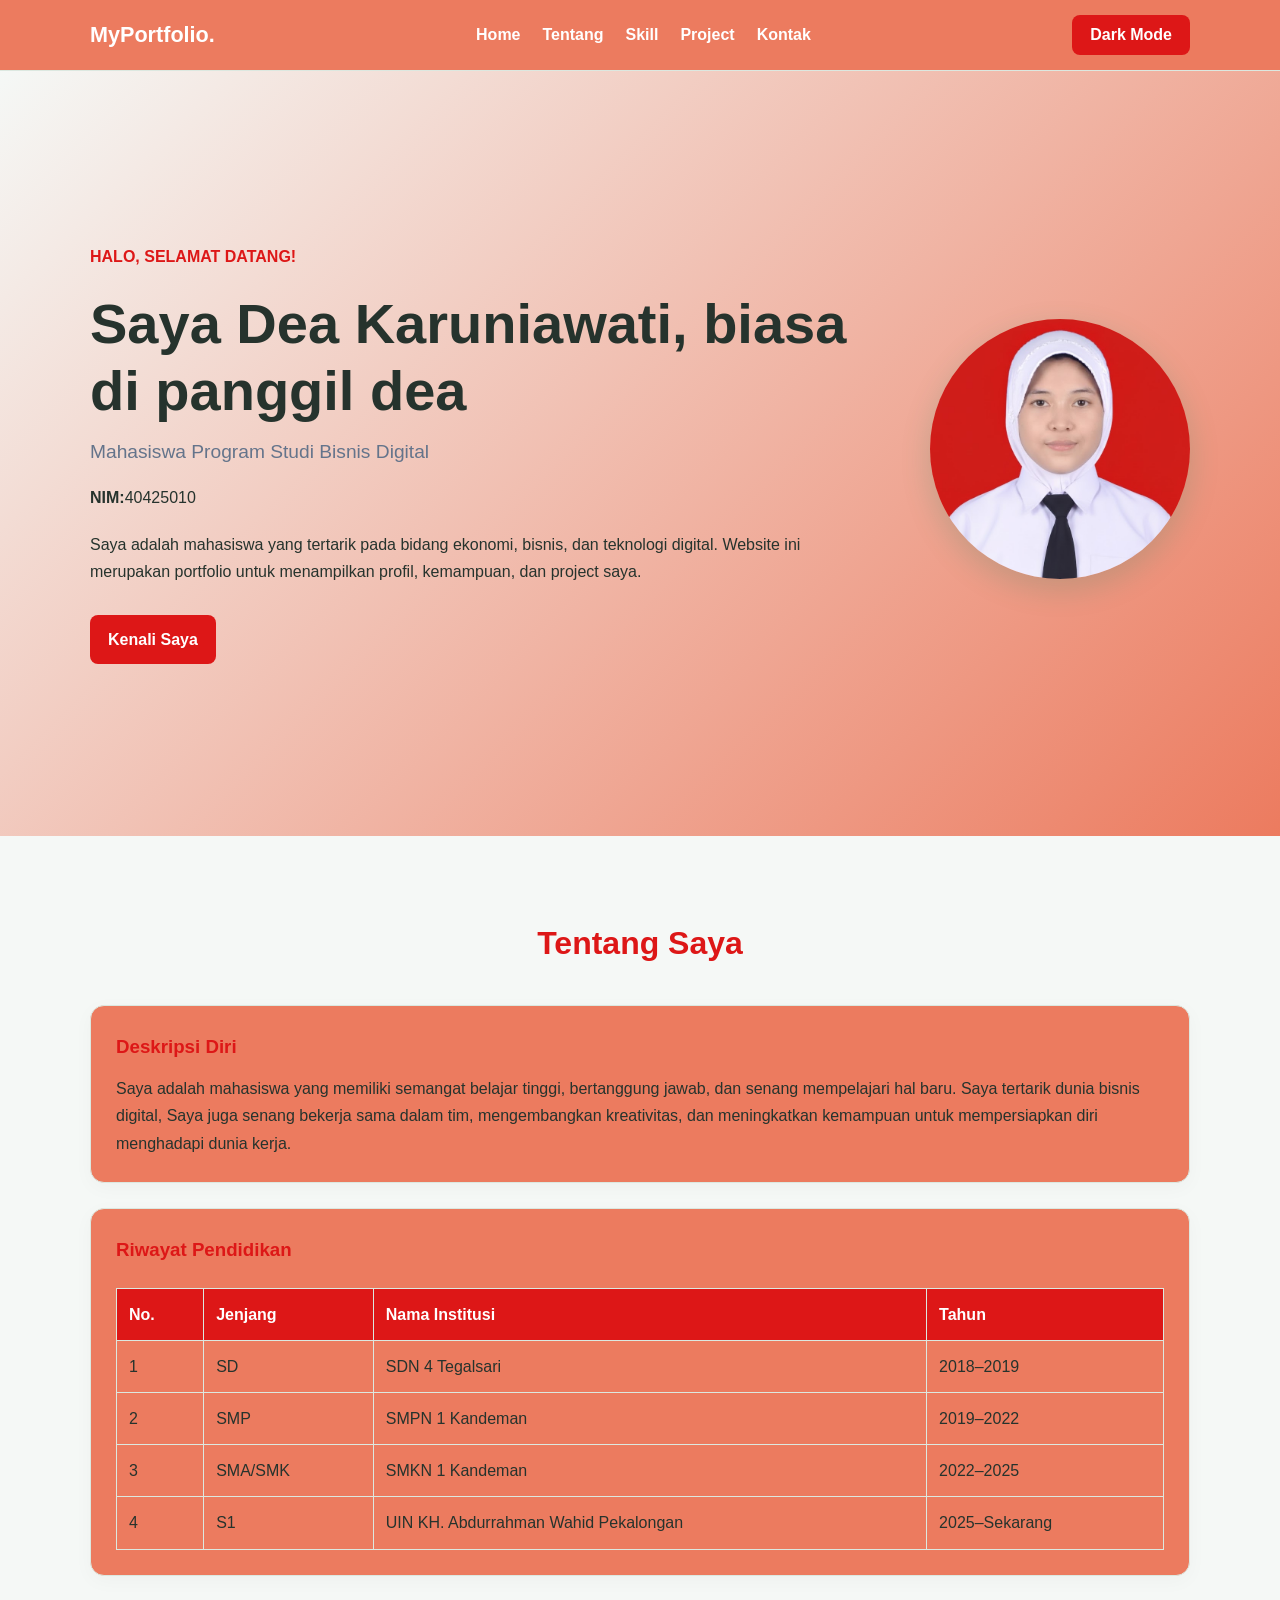
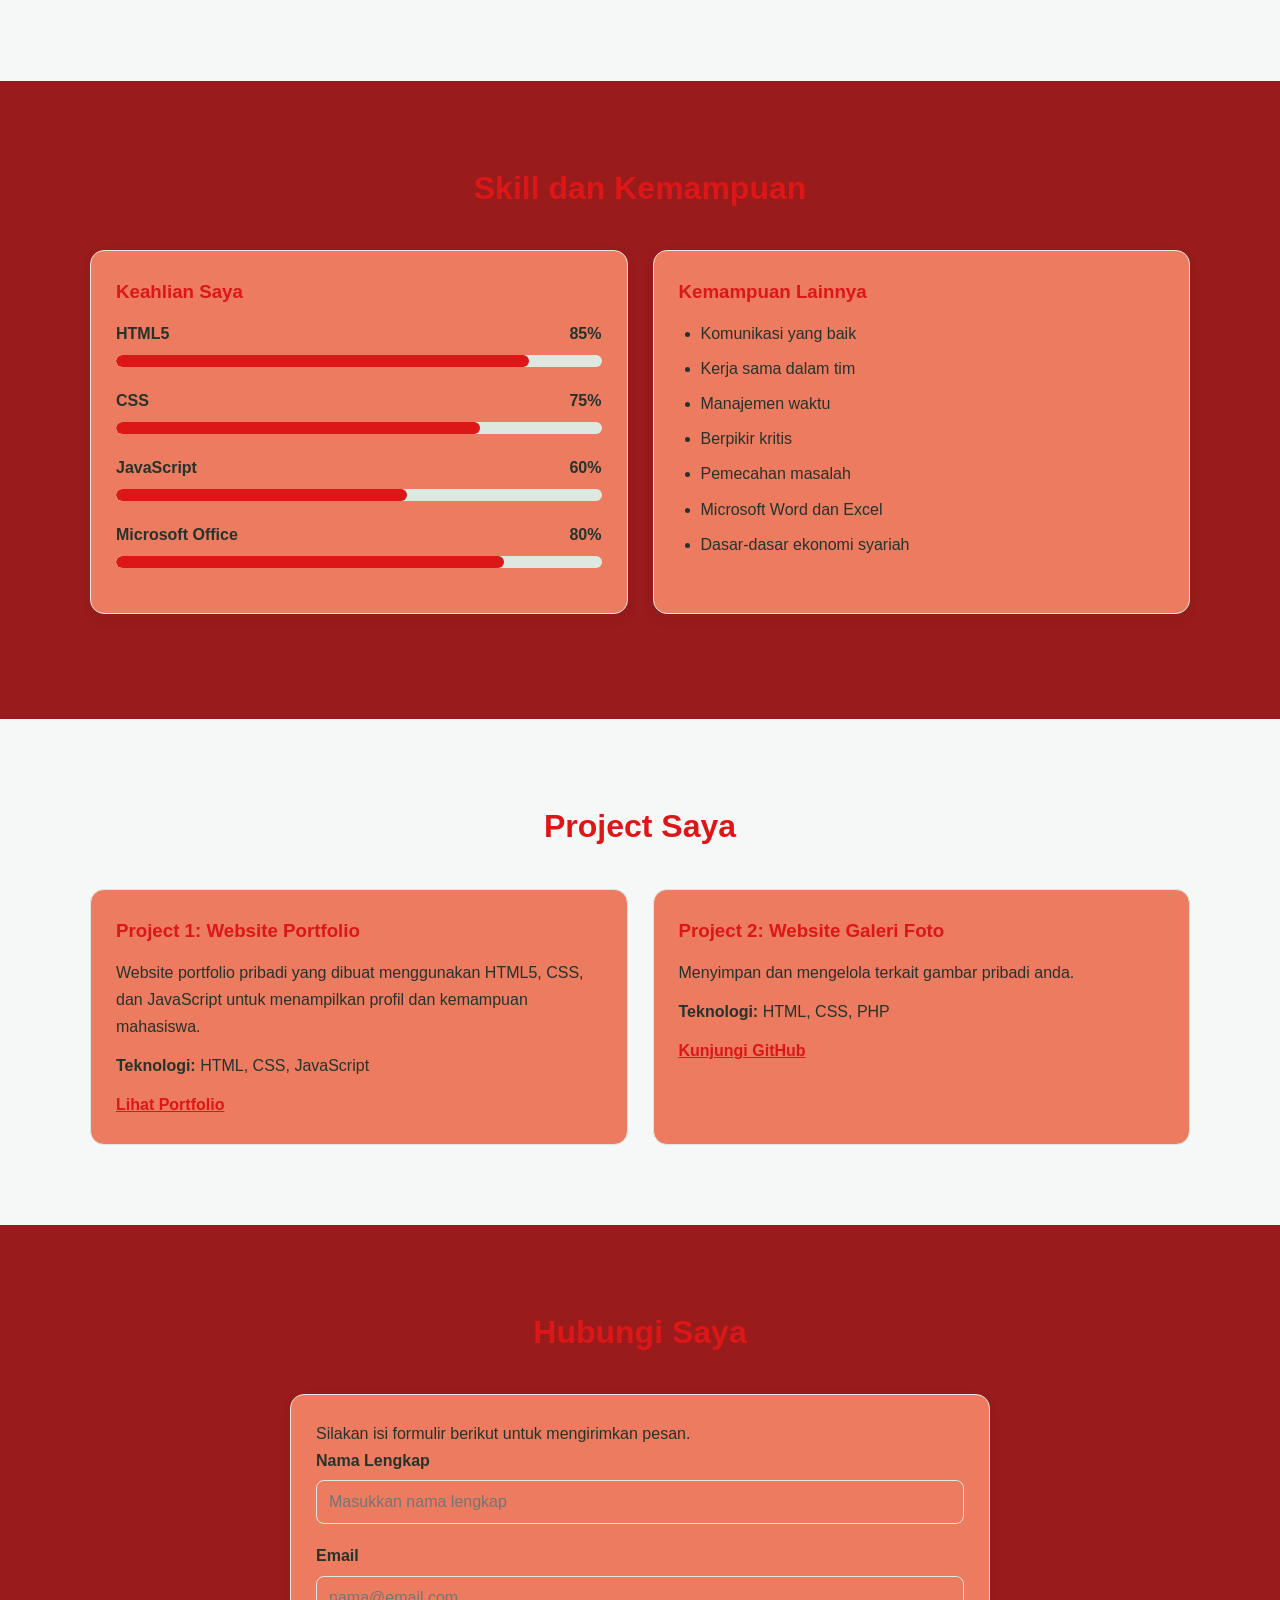
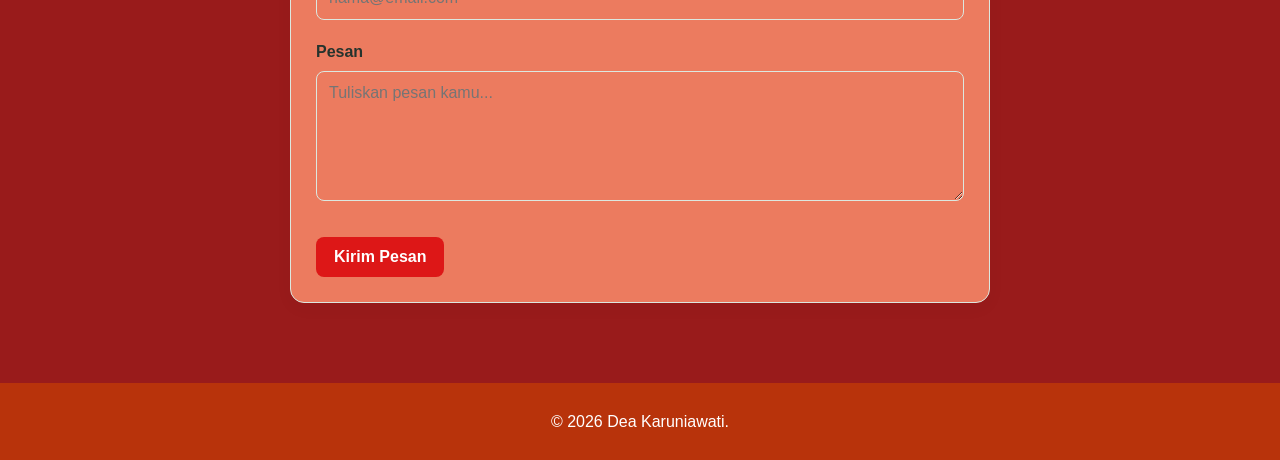
<file: UTS DEA/index.html>
<!DOCTYPE html>
<html lang="id">
<head>
    <meta charset="UTF-8">
    <meta name="viewport" content="width=device-width, initial-scale=1.0">
    <meta name="description" content="Portfolio pribadi mahasiswa">
    <title>Portfolio Mahasiswa</title>

    <!-- Menghubungkan file CSS -->
    <link rel="stylesheet" href="style.css">
</head>
<body>

    <!-- NAVBAR -->
    <header id="navbar">
        <nav class="container nav-container">
            <a href="#home" class="logo">MyPortfolio.</a>

            <ul class="nav-links">
                <li><a href="#home">Home</a></li>
                <li><a href="#tentang">Tentang</a></li>
                <li><a href="#skill">Skill</a></li>
                <li><a href="#project">Project</a></li>
                <li><a href="#kontak">Kontak</a></li>
            </ul>

            <button type="button" id="theme-toggle" class="theme-btn"
                aria-pressed="false">
                Dark Mode
            </button>
        </nav>
    </header>

    <main>

        <!-- HOME -->
        <section id="home">
            <div class="container hero">
                <div class="hero-text">
                    <p class="greeting">HALO, SELAMAT DATANG!</p>

                    <h1>Saya Dea Karuniawati, biasa di panggil dea</h1>

                    <h2>Mahasiswa Program Studi Bisnis Digital</h2>

                    <p><strong>NIM:</strong>40425010</p>

                    <p>
                        Saya adalah mahasiswa yang tertarik pada bidang
                        ekonomi, bisnis, dan teknologi digital. Website
                        ini merupakan portfolio untuk menampilkan profil,
                        kemampuan, dan project saya.
                    </p>

                    <a href="#tentang" class="btn">Kenali Saya</a>
                </div>

                <div>
                    <img
                        src="WhatsApp Image 2026-10-26 at 11.12.30 AM.jpeg"
                        alt="Foto profil mahasiswa"
                        class="profile-img"
                    >
                </div>
            </div>
        </section>

        <!-- TENTANG -->
        <section id="tentang">
            <div class="container">
                <h2 class="section-title">Tentang Saya</h2>

                <article class="card">
                    <h3>Deskripsi Diri</h3>

                    <p>
                        Saya adalah mahasiswa yang memiliki semangat belajar
                        tinggi, bertanggung jawab, dan senang mempelajari
                        hal baru. Saya tertarik dunia bisnis digital, Saya juga
                        senang bekerja sama dalam tim, mengembangkan
                        kreativitas, dan meningkatkan kemampuan untuk
                        mempersiapkan diri menghadapi dunia kerja.
                    </p>
                </article>

                <article class="card">
                    <h3>Riwayat Pendidikan</h3>

                    <div class="table-wrapper">
                        <table>
                            <thead>
                                <tr>
                                    <th>No.</th>
                                    <th>Jenjang</th>
                                    <th>Nama Institusi</th>
                                    <th>Tahun</th>
                                </tr>
                            </thead>

                            <tbody>
                                <tr>
                                    <td>1</td>
                                    <td>SD</td>
                                    <td>SDN 4 Tegalsari</td>
                                    <td>2018–2019</td>
                                </tr>
                                <tr>
                                    <td>2</td>
                                    <td>SMP</td>
                                    <td>SMPN 1 Kandeman</td>
                                    <td>2019–2022</td>
                                </tr>
                                <tr>
                                    <td>3</td>
                                    <td>SMA/SMK</td>
                                    <td>SMKN 1 Kandeman</td>
                                    <td>2022–2025</td>
                                </tr>
                                <tr>
                                    <td>4</td>
                                    <td>S1</td>
                                    <td>UIN KH. Abdurrahman Wahid Pekalongan</td>
                                    <td>2025–Sekarang</td>
                                </tr>
                            </tbody>
                        </table>
                    </div>
                </article>
            </div>
        </section>

        <!-- SKILL -->
        <section id="skill">
            <div class="container">
                <h2 class="section-title">Skill dan Kemampuan</h2>

                <div class="skills-container">
                    <div class="card">
                        <h3>Keahlian Saya</h3>

                        <div class="skill-item">
                            <div class="skill-info">
                                <span>HTML5</span>
                                <span>85%</span>
                            </div>
                            <div class="progress-bar">
                                <div class="progress" style="--level: 85%"></div>
                            </div>
                        </div>

                        <div class="skill-item">
                            <div class="skill-info">
                                <span>CSS</span>
                                <span>75%</span>
                            </div>
                            <div class="progress-bar">
                                <div class="progress" style="--level: 75%"></div>
                            </div>
                        </div>

                        <div class="skill-item">
                            <div class="skill-info">
                                <span>JavaScript</span>
                                <span>60%</span>
                            </div>
                            <div class="progress-bar">
                                <div class="progress" style="--level: 60%"></div>
                            </div>
                        </div>

                        <div class="skill-item">
                            <div class="skill-info">
                                <span>Microsoft Office</span>
                                <span>80%</span>
                            </div>
                            <div class="progress-bar">
                                <div class="progress" style="--level: 80%"></div>
                            </div>
                        </div>
                    </div>

                    <div class="card">
                        <h3>Kemampuan Lainnya</h3>

                        <ul class="skill-list">
                            <li>Komunikasi yang baik</li>
                            <li>Kerja sama dalam tim</li>
                            <li>Manajemen waktu</li>
                            <li>Berpikir kritis</li>
                            <li>Pemecahan masalah</li>
                            <li>Microsoft Word dan Excel</li>
                            <li>Dasar-dasar ekonomi syariah</li>
                        </ul>
                    </div>
                </div>
            </div>
        </section>

        <!-- PROJECT -->
        <section id="project">
            <div class="container">
                <h2 class="section-title">Project Saya</h2>

                <div class="project-container">
                    <article class="project-card">
                        <h3>Project 1: Website Portfolio</h3>

                        <p>
                            Website portfolio pribadi yang dibuat
                            menggunakan HTML5, CSS, dan JavaScript untuk
                            menampilkan profil dan kemampuan mahasiswa.
                        </p>

                        <p><strong>Teknologi:</strong> HTML, CSS, JavaScript</p>

                        <a href="#home" class="project-link">
                            Lihat Portfolio
                        </a>
                    </article>

                    <article class="project-card">
                        <h3>Project 2: Website Galeri Foto</h3>

                        <p>
                           Menyimpan dan mengelola terkait gambar pribadi anda.
                        </p>

                        <p><strong>Teknologi:</strong> HTML, CSS, PHP</p>

                        <a
                            href="https://github.com/DeaKaruniawati?tab=repositories/"
                            class="project-link"
                        >
                            Kunjungi GitHub
                        </a>
                    </article>
                </div>
            </div>
        </section>

        <!-- KONTAK -->
        <section id="kontak">
            <div class="container">
                <h2 class="section-title">Hubungi Saya</h2>

                <div class="contact-wrapper card">
                    <p>
                        Silakan isi formulir berikut untuk mengirimkan pesan.
                    </p>

                    <form id="contact-form" novalidate>
                        <div class="form-group">
                            <label for="nama">Nama Lengkap</label>
                            <input
                                type="text"
                                id="nama"
                                name="nama"
                                placeholder="Masukkan nama lengkap"
                                autocomplete="name"
                                required
                            >
                        </div>

                        <div class="form-group">
                            <label for="email">Email</label>
                            <input
                                type="email"
                                id="email"
                                name="email"
                                placeholder="nama@email.com"
                                autocomplete="email"
                                required
                            >
                        </div>

                        <div class="form-group">
                            <label for="pesan">Pesan</label>
                            <textarea
                                id="pesan"
                                name="pesan"
                                placeholder="Tuliskan pesan kamu..."
                                required
                            ></textarea>
                        </div>

                        <button type="submit" class="btn">
                            Kirim Pesan
                        </button>
                    </form>

                    <div id="form-message" role="status" aria-live="polite"></div>
                </div>
            </div>
        </section>

    </main>

    <!-- FOOTER -->
    <footer>
        <p>
            &copy; <span id="year"></span>
           Dea Karuniawati.
        </p>
    </footer>

    <script src="script.js"></script>
</body>
</html>
</file>
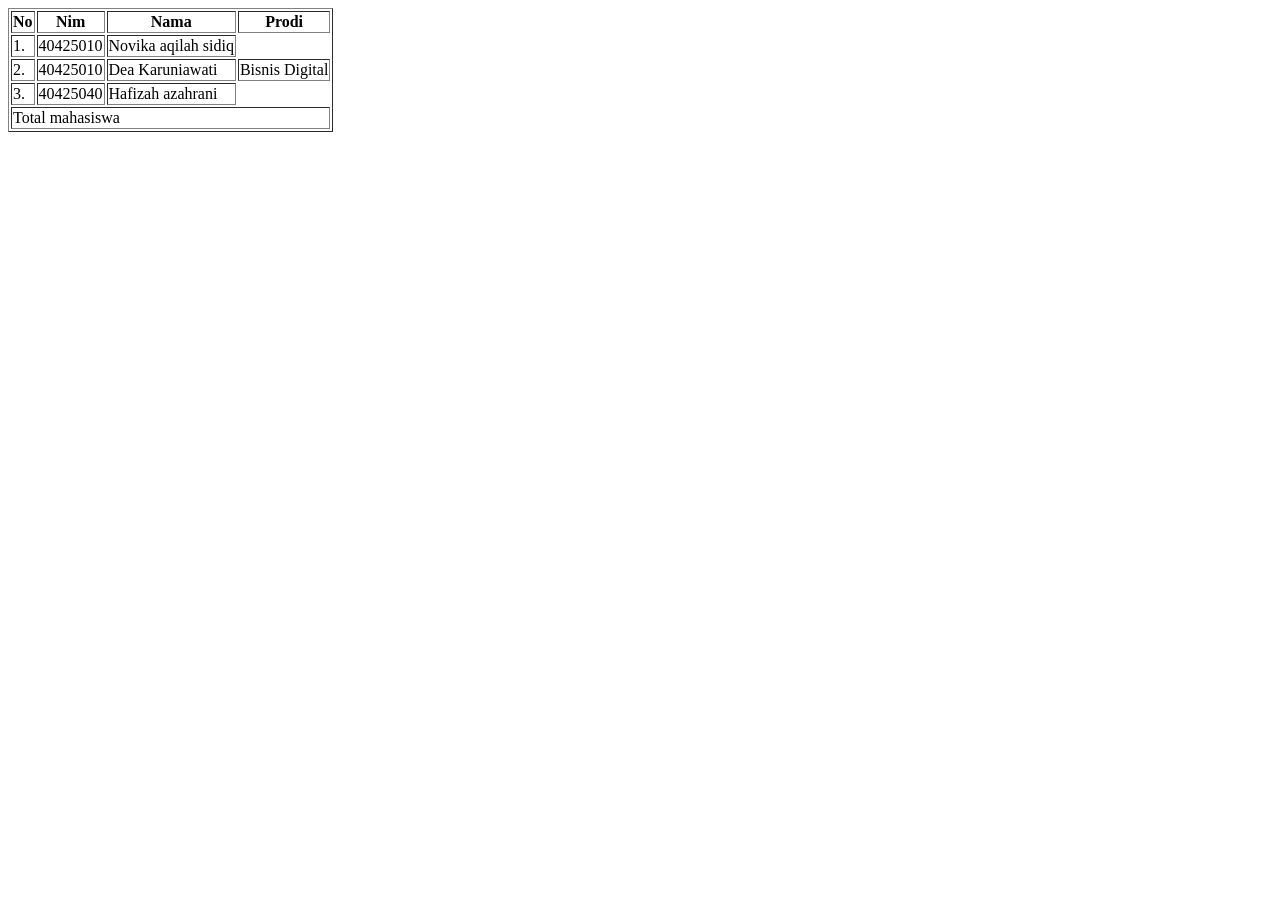
<file: latihan1.html>
<!doctype html>
<html lang="en">
  <head>
    <meta charset="UTF-8" />
    <meta name="viewport" content="width=device-width, initial-scale=1.0" />
    <link href="css" />
    <title>pertemuan 3</title>
  </head>
  <body>
    <!-- latihan1
    <h1><mark>Ini heading level 1</h1></mark>
    <h2>Ini heading level 2</h2>
    <h3>Ini heading level 3</h3>
    <h4>Ini heading level 4</h4>
    <h5>Ini heading level 5</h5>
    <h6>Ini heading level 6</h6> -->

    <!-- latihan2
    <h2> Selamat datang di HTML 5 </h2> 
    <h2> Title ini digunakan untuk judul header web </h2>
     <h2> <b> adalah tulisan tebal </b></h2>
       <p> <i> adalah tulisan miring </i> </p>
        <h2> <u> adalah tulisan garis bawah </u> </h2> -->

    <!-- latihan3 ordered list
    <h3>Unordered List</h3>
    <ul type="circle">
      <li>Jurusan Akuntansi</li>
      <li>Jurusan Mesin</li>
      <li>Jurusan Bisnis</li>
      <li>Jurusan Elektro</li>
    </ul>

     <ul type="square">
      <li>Jurusan Akuntansi</li>
      <li>Jurusan Mesin</li>
      <li>Jurusan Bisnis</li>
      <li>Jurusan Elektro</li>
    </ul>

     <ol type="a">
      <li>Jurusan Akuntansi</li>
      <li>Jurusan Mesin</li>
      <li>Jurusan Bisnis</li>
      <li>Jurusan Elektro</li>
    </ol> -->

    <!-- latihan 4 -->
    <table border="1">
      <tr>
        <th>No</th>
        <th>Nim</th>
        <th>Nama</th>
        <th>Prodi</th>
      </tr>

      <tr>
        <td>1.</td>
        <td>40425010</td>
        <td>Novika aqilah sidiq</td>
        <!-- <td>Peternakan</td> -->
      </tr>
      <tr>
        <td>2.</td>
        <td>40425010</td>
        <td>Dea Karuniawati</td>
        <td>Bisnis Digital</td>
        <!-- <td>perlindungan</td> -->
      </tr>

      <tr>
        <td>3.</td>
        <td>40425040</td>
        <td>Hafizah azahrani</td>
        <!-- <td>Perikanan</td> -->
      </tr>
      <tr>
        <td colspan="4">Total mahasiswa</td>
      </tr>
    </table>
  </body>
</html>
</file>
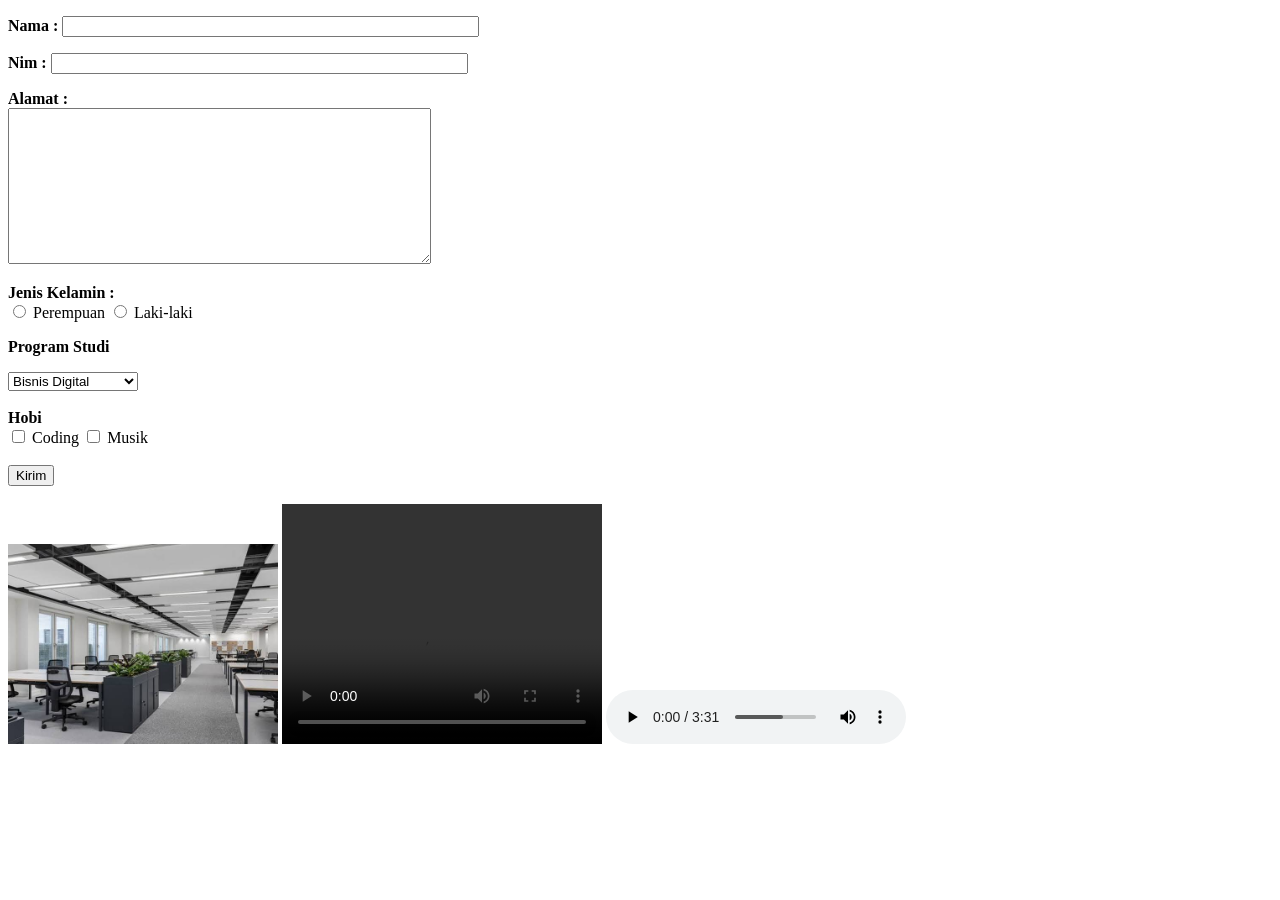
<file: latihan2.html>
<!DOCTYPE html>
<html lang="en">
<head>
    <meta charset="UTF-8">
    <meta name="viewport" content="width=device-width, initial-scale=1.0">
    <title>Pertemuan 4</title>

</head>
<body>
    <form actions=""> <b>
       <p>Nama : <input type="text" name="name" size="50"> </p>
        <p>Nim : <input type="text" name="nim" size="50"> </p>
        <p> Alamat : <br>
            <textarea cols="50" rows="10" name="alamat" ></textarea> </p> </b>
         <p> <b>Jenis Kelamin : </b> <br>
           <input type="radio" name="jenis kelamin" value="Perempuan"> Perempuan
            <input type="radio" name="jenis kelamin" value="Laki-laki"> Laki-laki </p>
        <p><b>Program Studi</b></p>
        <select name="prodi">
            <option value="bd">Bisnis Digital</option>
            <option value="ekos">Ekonomi Syariah</option>
            <option value="akuntan">Akuntansi Syariah</option>
             </select><br> <br>
        <b>Hobi</b> <br>
            <input type="checkbox" name="hobi"> Coding
              <input type="checkbox" name="hobi2"> Musik <br> <br>
        <button type="submit">Kirim</button> 
    </form>
    <br>
      <img src="images.jpg" widht="200" height="200" alt="gambar kantor"> 
      <video width="320" height="240" controls>
      <source src="Pengajian Kampung - Profile 1 - Microsoft​ Edge 2023-12-05 09-55-18.mp4" type="video/mp4"> </video>
      <audio controls> 
        <source src="TULUS - Teh Hijau (Official Lyric Video) - (64 Kbps) (2).mp3" type="audio/mpeg"> </audio>
</body>
</htm
</file>
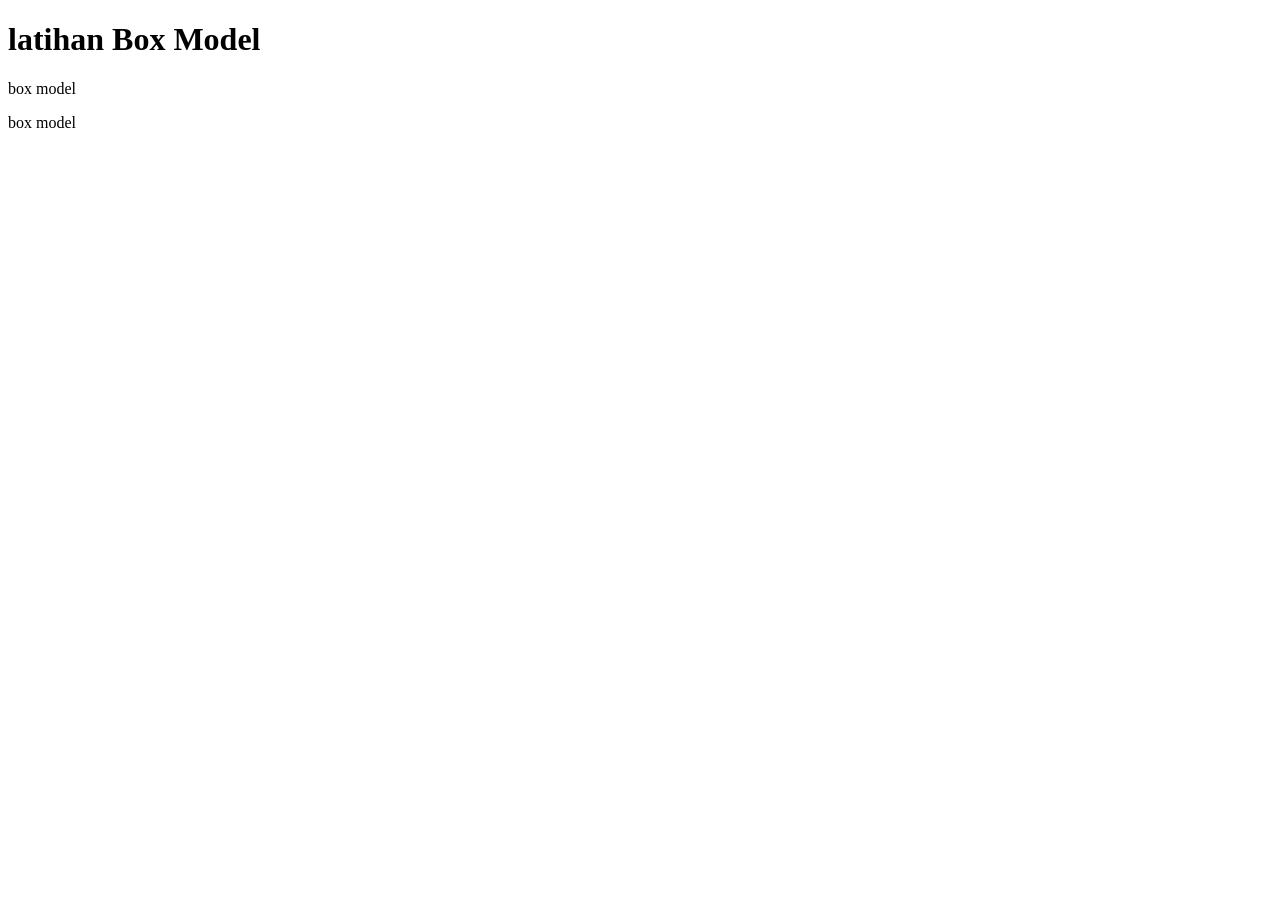
<file: latihan3.html>
<!DOCTYPE html>
<html lang="en">
<head>
    <meta charset="UTF-8">
    <meta name="viewport" content="width=device-width, initial-scale=1.0">
    <title>Pertemuan 5 css</title>
    <!-- <link href="style.css" rel="stylesheet" > -->
    <!-- <style type="text/css">
        h1 {
            text-align: center;
            color:blueviolet;
        }
        p {
            color: blue;
            font-size: larger;
        }
    </style> -->
</head>
<body>
    <h1> latihan Box Model </h1>
    <p class="box">
        box model
    </p>

    <p class="box">
        box model
    </p>

    <!-- <h1>Latihan css Internal</h1>
    <h2>Ini cara menggunakan CSS dengan Internal Style</h2>
    <p>Lorem ipsum, dolor sit amet consectetur adipisicing
         elit. Facere, explicabo. Inventore autem explicabo ea nobis aspernatur
          nemo quidem quisquam quas, saepe hic nulla omnis, neque delectus doloremque ut maxime corrupti?</p>
    <div class="tanya">
        halo saya dea mau kemana
        Lorem ipsum dolor sit amet consectetur adipisicing elit. Provident ad ex culpa recusandae qui, sunt distinctio neque, porro voluptatibus eos voluptatem assumenda aut repudiandae impedit deserunt incidunt vero vitae perferendis?
    </div>
    <p class="satu">
        Lorem ipsum, dolor sit amet consectetur adipisicing elit. Accusamus hic porro cum facilis, rerum ex ut similique in nesciunt eos qui quisquam, maxime nemo laudantium maiores excepturi? Rem, earum magnam.
    </p>

     <p id="satu">
        Lorem ipsum, dolor sit amet consectetur adipisicing elit. Accusamus hic porro cum facilis, rerum ex ut similique in nesciunt eos qui quisquam, maxime nemo laudantium maiores excepturi? Rem, earum magnam.
    </p> -->

    <!-- Inline -->
    <!-- <h1 style="color:blue ; text-align:center; background-color: rgb(28, 241, 231);">latihan CSS</h1>
    <h2 style="color:green">Manipulasi Text</h2>
    <p style="color: brown; text-align:center;">Lorem ipsum dolor sit amet consectetur adipisicing elit. 
        Corporis reprehenderit voluptatem, iure quidem numquam quas nobis nam illum voluptate quam, 
        ipsam voluptatum architecto veritatis id dicta? Reiciendis debitis quidem tenetur.</p>
    <p style="text-align: right;">Lorem ipsum dolor sit amet consectetur adipisicing elit. 
        Corporis reprehenderit voluptatem, iure quidem numquam quas nobis nam illum voluptate quam, 
        ipsam voluptatum architecto veritatis id dicta? Reiciendis debitis quidem tenetur.</p>
    <p style="text-align:left">Lorem ipsum dolor sit amet consectetur adipisicing elit. 
        Corporis reprehenderit voluptatem, iure quidem numquam quas nobis nam illum voluptate quam, 
        ipsam voluptatum architecto veritatis id dicta? Reiciendis debitis quidem tenetur.</p> -->
</body>
</html>
</file>
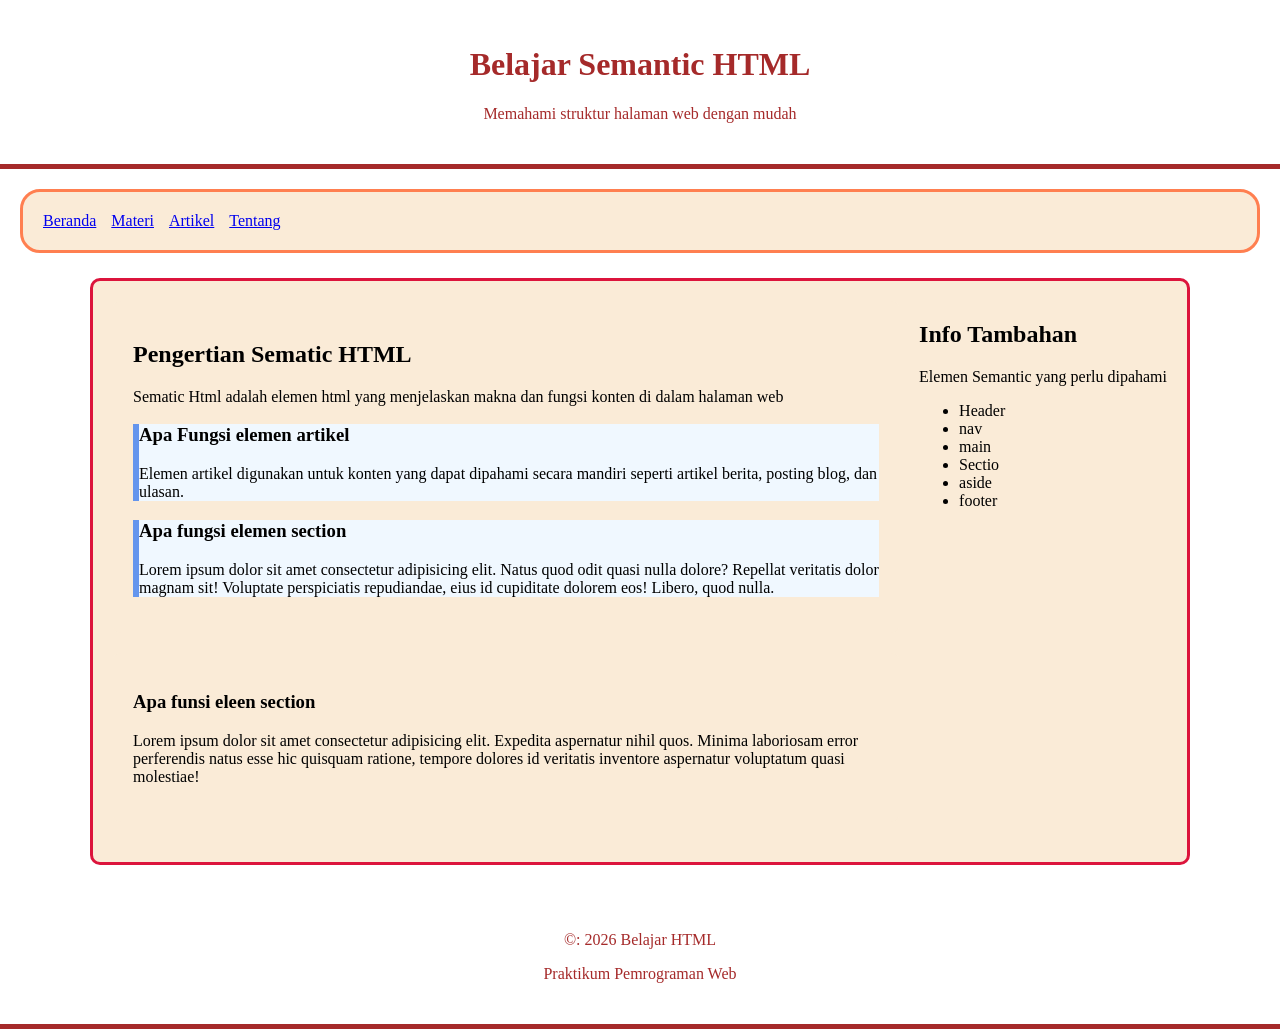
<file: latihan4.html>
<!DOCTYPE html>
<html lang="en">
<head>
    <meta charset="UTF-8">
    <meta name="viewport" content="width=device-width, initial-scale=1.0">
    <title>Document</title>
    <link href="style1.css" rel="stylesheet"/>
</head>
<body>
    <!-- //card
    <h1>Praktikum CSS Flexbox</h1>
    <div class="container"> 
        <div class="item">kotak 1</div>
         <div class="item">kotak 2</div>
          <div class="item">kotak 3</div>
    </div>
    <section class="cards">
        <article class="card">
            <h2>HTML</h2>
            <p>Html, digunakan untuk membuat struktur halaman web, paragraf, gambar, dan formulir</p>
             <button>Pelajari HTML</button>
         </article>

          <article class="card">
            <h2>CSS</h2>
            <p>CSS digunakamm untuk mengatur tampilan halam web termasuk warna ukuran, jarak, dan tata letak</p>
             <button>Pelajari CSS</button>
         </article>

          <article class="card">
            <h2>JAVASCRIPT</h2>
            <p>Javascript digunakan untuk menambahkan interaksi pada halaman web seperti tombol, vaalidasi, dan manipulasi dom.</p>
               <button>Pelajari Javascript</button>
         </article>
    </section> -->

    <!-- sematic HTML -->
     <header>
        <h1>Belajar Semantic HTML</h1>
        <p>Memahami struktur halaman web dengan mudah</p>
     </header>

     <nav>
        <a href="beranda">Beranda</a>
         <a href="Materi">Materi</a>
          <a href="Artikel">Artikel</a>
           <a href="Tentang">Tentang</a>
     </nav>


     <main id="beranda">
        <div class="layout">
             <div class="content">
                <section id="materi">
                    <h2>Pengertian Sematic HTML</h2>
                    <p>Sematic Html adalah elemen html yang menjelaskan makna dan fungsi konten di dalam halaman web </p>

                    <article id="artikel">
                        <h3>Apa Fungsi elemen artikel</h3>
                        <p>Elemen artikel digunakan untuk konten yang dapat dipahami secara mandiri seperti artikel berita, posting blog, dan ulasan.</p>
                    </article>
                    <article>
                        <h3>Apa fungsi elemen section</h3>
                        <p>Lorem ipsum dolor sit amet consectetur adipisicing elit. Natus quod odit quasi nulla dolore? Repellat veritatis dolor magnam sit! Voluptate perspiciatis repudiandae, eius id cupiditate dolorem eos! Libero, quod nulla.</p>
                    </article>
                </section>

                <section>
                    <h3>Apa funsi eleen section</h3>
                    <p>Lorem ipsum dolor sit amet consectetur adipisicing elit. Expedita aspernatur nihil quos. Minima laboriosam error perferendis natus esse hic quisquam ratione, tempore dolores id veritatis inventore aspernatur voluptatum quasi molestiae!</p>
                </section>
             </div>


             <aside>
                <h2>Info Tambahan</h2>
                <p>Elemen Semantic yang perlu dipahami</p>
                <ul>
                    <li>Header</li>
                     <li>nav</li>
                      <li>main</li>
                       <li>Sectio</li>
                        <li>aside</li>
                         <li>footer</li>
                </ul>
             </aside>
        </div>   
     </main>

     <footer id="tentang">
        <p>&copy: 2026 Belajar HTML</p>
         <p>Praktikum Pemrograman Web</p>

     </footer>
</body>
</html>
</file>
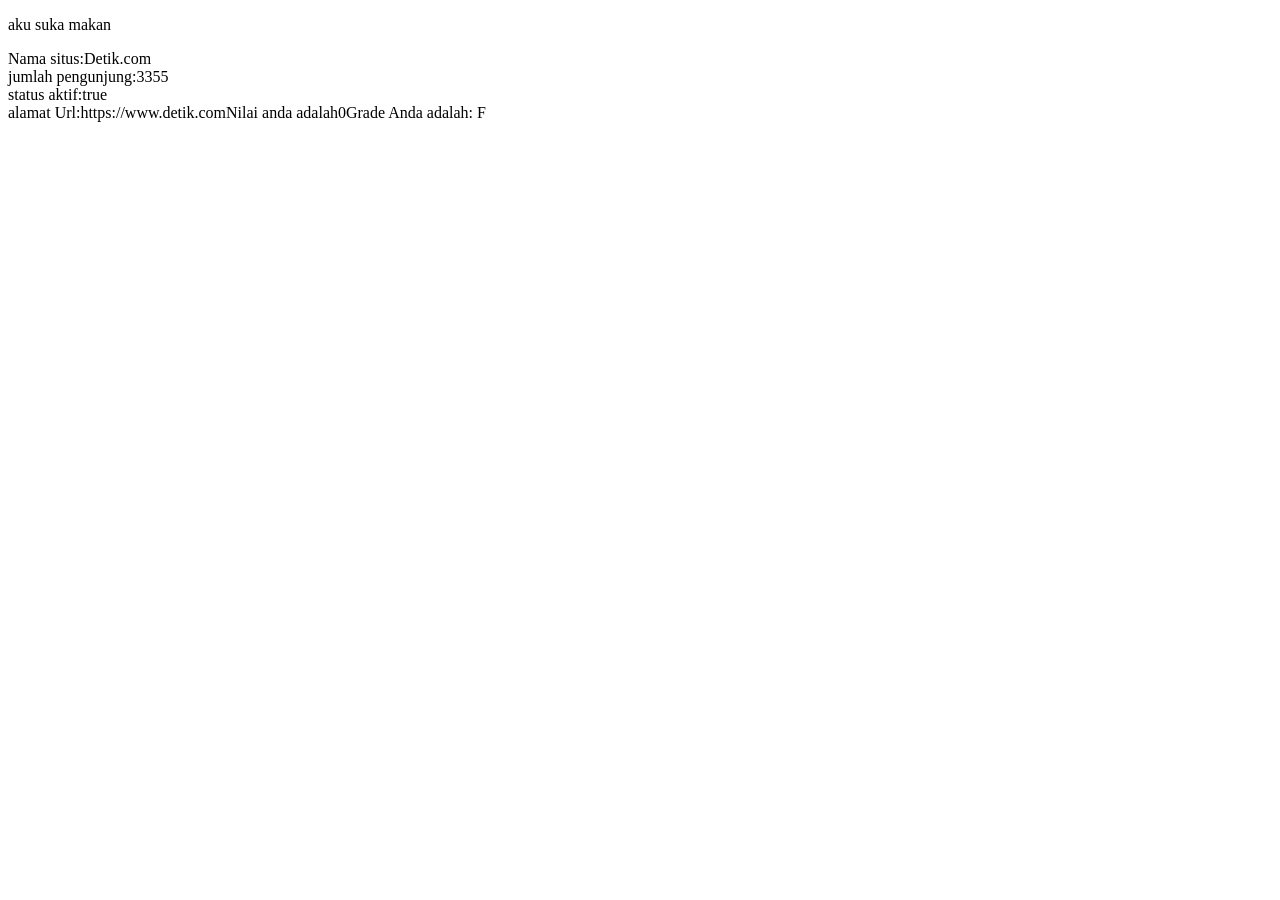
<file: latihan5.html>
<!DOCTYPE html>
<html lang="en">
<head>
    <meta charset="UTF-8">
    <meta name="viewport" content="width=device-width, initial-scale=1.0">
    <title>Belajar Javascript dari 0</title>
    <!-- <script>
    // console.log("Hallo 15 dari head");
    alert("selamat datang di materi javascript");
    function sayHello(){
        alert("selamat Datang")
    }
    document.write("<h1>helo woi</h1>");
    document.write("laoposi wa");

    </script> -->
</head>
<body>
<!-- <p> Tutorial Javascript untuk pemula</p>
<button onclick="sayHello()">klik disini</button>
NOPIKA SIDIQQQQ zahra pkd -->

<div id="hasil-output"></div>
<script> 
console.log("Haloo 15 dari body")


var hasil = document.getElementById("hasil-output");
hasil.innerHTML = "<p>aku suka makan</p>";

// membuat variabel
var name = "Detik.com";
var visitorCount = 3355;
var isActive = true;
var url = "https://www.detik.com";

// menampilkan variabel ke jendela dialog
alert("selamat datang " + name);


document.write("Nama situs:"+ name+"<br>");
document.write("jumlah pengunjung:"+ visitorCount+"<br>");
document.write("status aktif:"+ isActive+"<br>");
document.write("alamat Url:"+ url);

//logic program
var nilai = prompt("Inputkan Nilai akhir:");
var grade= "";

// Mengubah input teks menjadi angka agar perbandingan akurat
nilai = Number(nilai); 

if (nilai >= 81) {
    grade = "A";
} else if (nilai >= 71) {
    grade = "B+";
} else if (nilai >= 66) {
    grade = "B";
} else if (nilai >= 61) {
    grade = "C+";
} else if (nilai >= 56) {
    grade = "C";
} else if (nilai >= 51) {
    grade = "D+";
} else if (nilai >= 46) {
    grade = "D";
} else {
    grade = "F";
}

// Perbaikan: Hapus tanda $ menjadi langsung 'grade'
document.write("Nilai anda adalah" + nilai);
document.write("Grade Anda adalah: " + grade); 

</script>
</body>
</html>
</file>
<file: UTS DEA/style.css>
/* ===== PENGATURAN DASAR ===== */
* {
    margin: 0;
    padding: 0;
    box-sizing: border-box;
    scroll-behavior: smooth;
}

:root {
    --primary: #dd1717;
    --secondary: #b8330b;
    --background: #f5f8f6;
    --surface: #ec7b5f;
    --text: #26332d;
    --muted: #64748b;
    --border: #dce8e0;
}

body.dark-mode {
    --background: #111c18;
    --surface: #1d2b25;
    --text: #e6f1e9;
    --muted: #b4c4ba;
    --border: #354a3e;
}

body {
    font-family: Arial, Helvetica, sans-serif;
    background: var(--background);
    color: var(--text);
    line-height: 1.7;
    transition: background 0.3s, color 0.3s;
}

a {
    color: inherit;
    text-decoration: none;
}

.container {
    width: 90%;
    max-width: 1100px;
    margin: auto;
}

section {
    padding: 80px 0;
    scroll-margin-top: 80px;
}

.section-title {
    text-align: center;
    color: var(--primary);
    font-size: 2rem;
    margin-bottom: 35px;
}

/* ===== NAVBAR ===== */
#navbar {
    background: var(--surface);
    border-bottom: 1px solid var(--border);
    padding: 15px 0;
    position: sticky;
    top: 0;
    z-index: 1000;
}

.nav-container {
    display: flex;
    justify-content: space-between;
    align-items: center;
    gap: 20px;
}

.logo {
    color: #fff;
    font-size: 1.35rem;
    font-weight: bold;
}

.nav-links {
    display: flex;
    align-items: center;
    gap: 22px;
    list-style: none;
    color: #fff;
}

.nav-links a {
    font-weight: bold;
    transition: color 0.3s;
}

.nav-links a:hover,
.nav-links a:focus {
    color: var(--primary);
}

.theme-btn,
.btn {
    display: inline-block;
    border: none;
    border-radius: 8px;
    padding: 11px 18px;
    cursor: pointer;
    font-size: 1rem;
    font-weight: bold;
    transition: 0.3s;
}

.theme-btn {
    background: var(--primary);
    color: white;
}

.theme-btn:hover,
.btn:hover {
    transform: translateY(-3px);
    opacity: 0.9;
}

/* ===== HOME ===== */
#home {
    min-height: 85vh;
    display: flex;
    align-items: center;
    background: linear-gradient(
        135deg,
        var(--background),
        var(--surface)
    );
}

.hero {
    display: flex;
    align-items: center;
    justify-content: space-between;
    gap: 50px;
}

.hero-text {
    flex: 1;
}

.greeting {
    color: var(--primary);
    font-weight: bold;
}

.hero-text h1 {
    font-size: clamp(2rem, 5vw, 3.5rem);
    line-height: 1.2;
    margin: 12px 0;
}

.hero-text h2 {
    font-size: 1.2rem;
    font-weight: normal;
    color: var(--muted);
    margin-bottom: 15px;
}

.hero-text p {
    margin-bottom: 20px;
}

.profile-img {
    width: 260px;
    height: 260px;
    object-fit: cover;
    border-radius: 50%;
    box-shadow: 0 10px 30px #087f5b30;
}

.btn {
    background: var(--primary);
    color: white;
    margin-top: 10px;
}

/* ===== TENTANG ===== */
.card {
    background: var(--surface);
    border: 1px solid var(--border);
    border-radius: 14px;
    padding: 25px;
    margin-bottom: 25px;
    box-shadow: 0 5px 20px #00000008;
}

.card h3 {
    color: var(--primary);
    margin-bottom: 12px;
}

.table-wrapper {
    overflow-x: auto;
}

table {
    width: 100%;
    border-collapse: collapse;
    margin-top: 10px;
}

th,
td {
    border: 1px solid var(--border);
    padding: 12px;
    text-align: left;
}

th {
    background: var(--primary);
    color: white;
}

/* ===== SKILL ===== */

#skill {
    background-color: #991b1b;
}

.skills-container {
    display: grid;
    grid-template-columns: repeat(2, minmax(0, 1fr));
    gap: 25px;
    
}

.skill-item {
    margin-bottom: 20px;
}

.skill-info {
    display: flex;
    justify-content: space-between;
    gap: 10px;
    margin-bottom: 8px;
    font-weight: bold;
}

.progress-bar {
    height: 12px;
    background: var(--border);
    border-radius: 20px;
    overflow: hidden;
}

.progress {
    height: 100%;
    width: 0;
    background: var(--primary);
    border-radius: 20px;
    animation: fillBar 1.5s ease forwards;
}

@keyframes fillBar {
    to {
        width: var(--level);
    }
}

.skill-list {
    padding-left: 22px;
}

.skill-list li {
    margin: 8px 0;
}

/* ===== PROJECT ===== */
.project-container {
    display: flex;
    flex-wrap: wrap;
    gap: 25px;
}

.project-card {
    flex: 1 1 280px;
    background: var(--surface);
    border: 1px solid var(--border);
    border-radius: 14px;
    padding: 25px;
    transition: transform 0.3s, box-shadow 0.3s;
}

.project-card:hover {
    transform: translateY(-6px);
    box-shadow: 0 12px 25px #00000012;
}

.project-card h3 {
    color: var(--primary);
    margin-bottom: 12px;
}

.project-card p {
    margin-bottom: 12px;
}

.project-link {
    color: var(--primary);
    font-weight: bold;
    text-decoration: underline;
}

/* ===== KONTAK ===== */
#kontak{
     background-color: #991b1b;
}
.contact-wrapper {
    max-width: 700px;
    margin: auto;
}

.form-group {
    margin-bottom: 18px;
}

.form-group label {
    display: block;
    margin-bottom: 6px;
    font-weight: bold;
}

.form-group input,
.form-group textarea {
    width: 100%;
    padding: 12px;
    font-family: inherit;
    font-size: 1rem;
    color: var(--text);
    background: var(--surface);
    border: 1px solid var(--border);
    border-radius: 8px;
}

.form-group input:focus,
.form-group textarea:focus {
    outline: 2px solid var(--primary);
    outline-offset: 1px;
}

.form-group textarea {
    resize: vertical;
    min-height: 130px;
}

#form-message {
    margin-top: 18px;
    padding: 15px;
    border-radius: 8px;
    display: none;
    overflow-wrap: anywhere;
}

#form-message.success {
    display: block;
    background: #d1fae5;
    color: #065f46;
    border: 1px solid #6ee7b7;
}

#form-message.error {
    display: block;
    background: #fee2e2;
    color: #991b1b;
    border: 1px solid #fca5a5;
}

/* ===== FOOTER ===== */
footer {
    text-align: center;
    padding: 25px 15px;
    background: var(--secondary);
    color: white;
}

/* ===== RESPONSIVE MOBILE ===== */
@media (max-width: 768px) {
    .nav-container {
        flex-direction: column;
        gap: 12px;
    }

    .nav-links {
        justify-content: center;
        flex-wrap: wrap;
        gap: 12px 18px;
    }

    .hero {
        flex-direction: column-reverse;
        text-align: center;
        gap: 25px;
    }

    #home {
        min-height: auto;
        padding: 60px 0;
    }

    .profile-img {
        width: 190px;
        height: 190px;
    }

    .skills-container {
        grid-template-columns: 1fr;
    }

    section {
        padding: 55px 0;
    }

    .section-title {
        font-size: 1.7rem;
    }
}

/* Mengurangi animasi jika diminta oleh pengaturan perangkat */
@media (prefers-reduced-motion: reduce) {
    *,
    *::before,
    *::after {
        scroll-behavior: auto !important;
        animation-duration: 0.01ms !important;
        transition-duration: 0.01ms !important;
    }
}
</file>
<file: style1.css>
/* *{
    margin:10px;
    padding: 0;
  }
  h1, h2 {
            text-align: center;
            color:blueviolet;
        }
        p {
            color: blue;
            font-size: larger;
        }
    .tanya {
        color:aqua;
        font-size: 20px;
    }
    .satu {
        color: blueviolet;
    }
    #satu {
        color: brown;
    } */

/* .box {
    width: 40px;
    padding: 50px;
    border: 10px solid black;
    margin: 40px;
    background-color: aqua;
} */


/* ini css latihan4 */
/* body {
    background-color: rgb(243, 158, 132);
    margin: 20px;
    padding: 30px;
}

h1{
    text-align: flex;
    color: brown;
}

.container{
    display: flex;
    margin: 20px;
    justify-content: center;
    background-color: antiquewhite;
    border: 3px solid coral;
    border-radius: 20px;
    padding: 20px;
    gap: 15px;
}

.item{
    border-radius: 20px;
    background-color: rgb(226, 14, 24);
    padding: 25px;
    font-weight: bold;
    text-align: center;
    color: aliceblue;
    
}

.cards{
    display: flex;
    margin: 35px;
    gap: 15px;
    color: white;
}

.card{
    background-color: rgb(226, 14, 24);
    border-radius: 20px;
    padding: 20px;
    text-align: center;
}

button{
    border-radius: 10px;
    background-color: green;
    padding: 10px;
    border: 3px solid coral;
    color: aliceblue;
} */

/* ini css semantic html */
*{
    box-sizing: border-box;
}
body{
    margin: 0;
}
header{
    text-align: center;
    color:brown;
    padding: 25px;
    border-bottom: 5px solid;
}
nav{
    display: flex;
    margin: 20px;
    justify-content: flex-start;
    background-color: antiquewhite;
    border: 3px solid coral;
    border-radius: 20px;
    padding: 20px;
    gap: 15px;
}
main{
    max-width: 1100px;
    margin: 25px auto;
    padding: 20px;
    background-color: antiquewhite;
    border: 3px solid crimson;
    border-radius: 10px;
}

.layout{
    display: flex;
    gap: 20px;
    align-items: flex-start;
}

.content{
    flex: 3;
    min-width: none;
}

section{
background-color: antiquewhite;
border: 25px;
padding: 20px;
margin-bottom: 20px;
border-radius: 8px;
}

article{
    background-color: aliceblue;
    border-left: 6px solid cornflowerblue;
    
}

#tentang{
    text-align: center;
    color:brown;
    padding: 25px;
    border-bottom: 5px solid;
}
</file>
